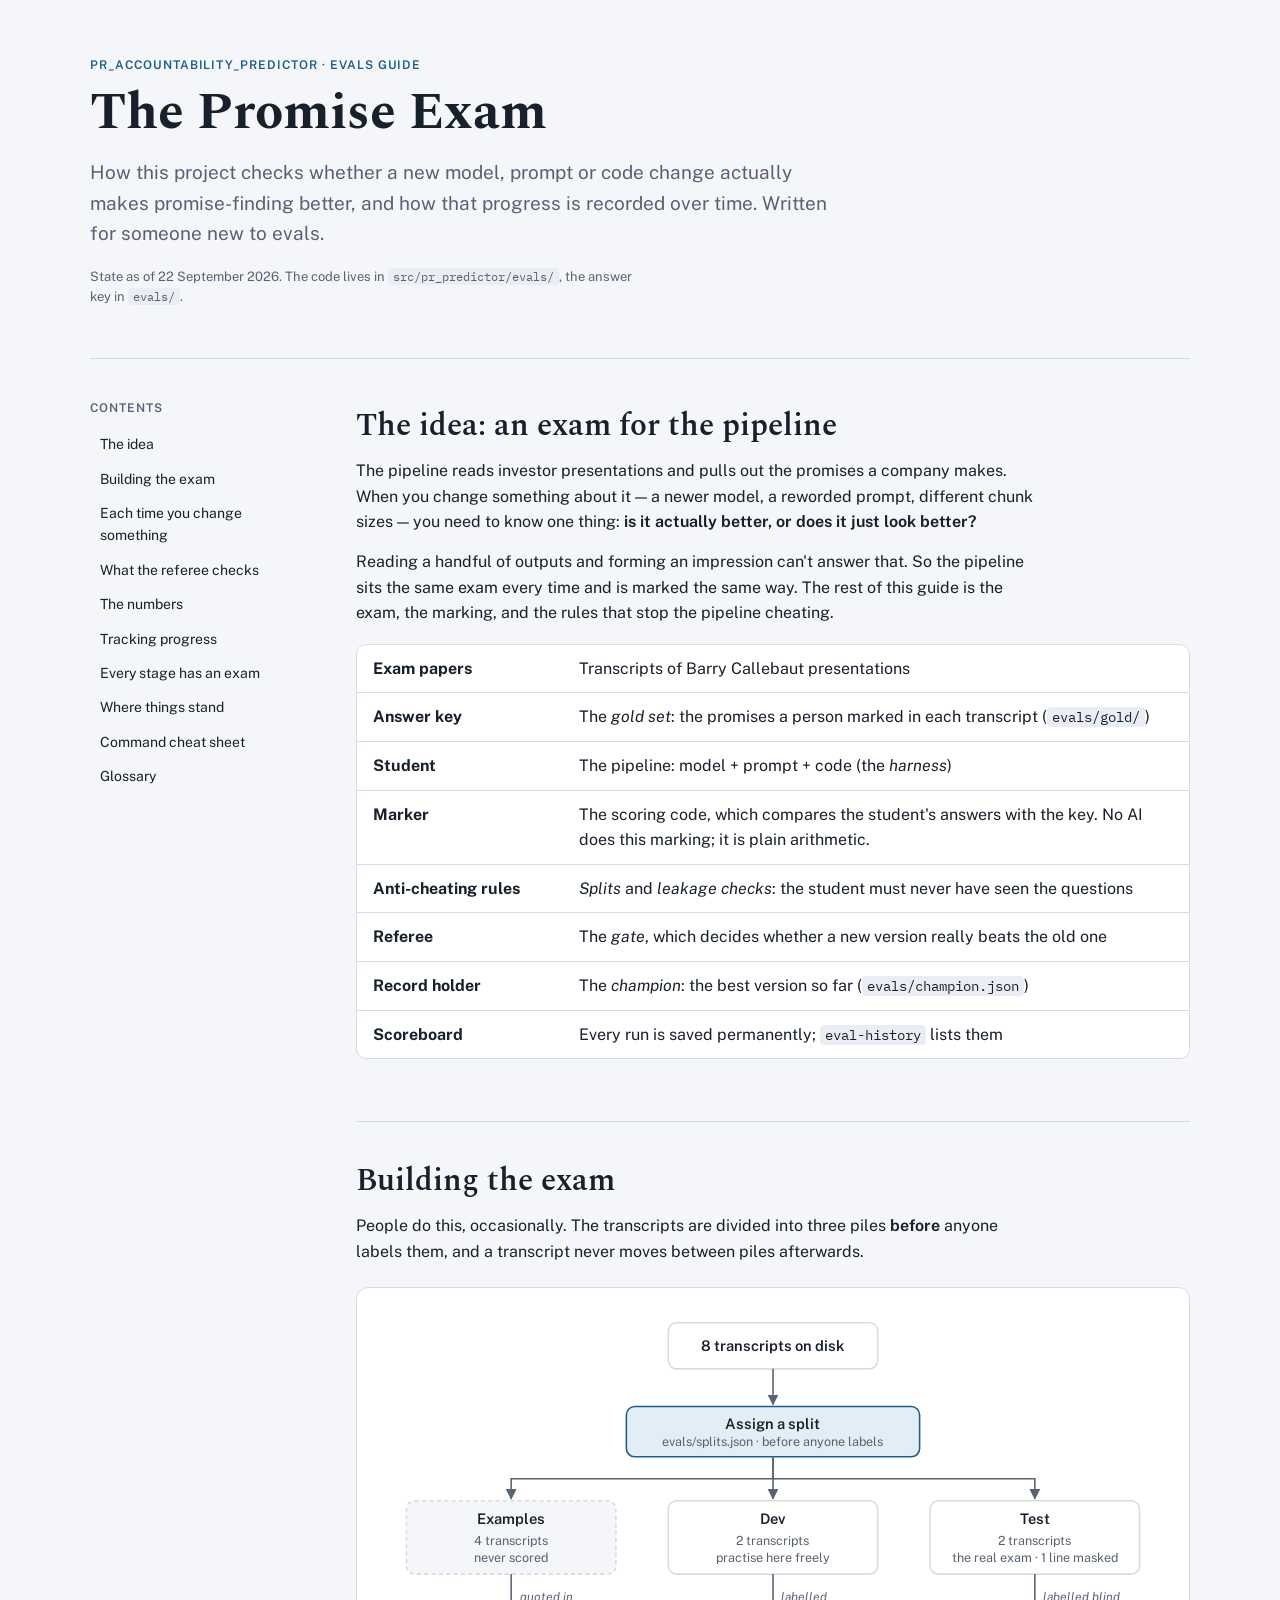
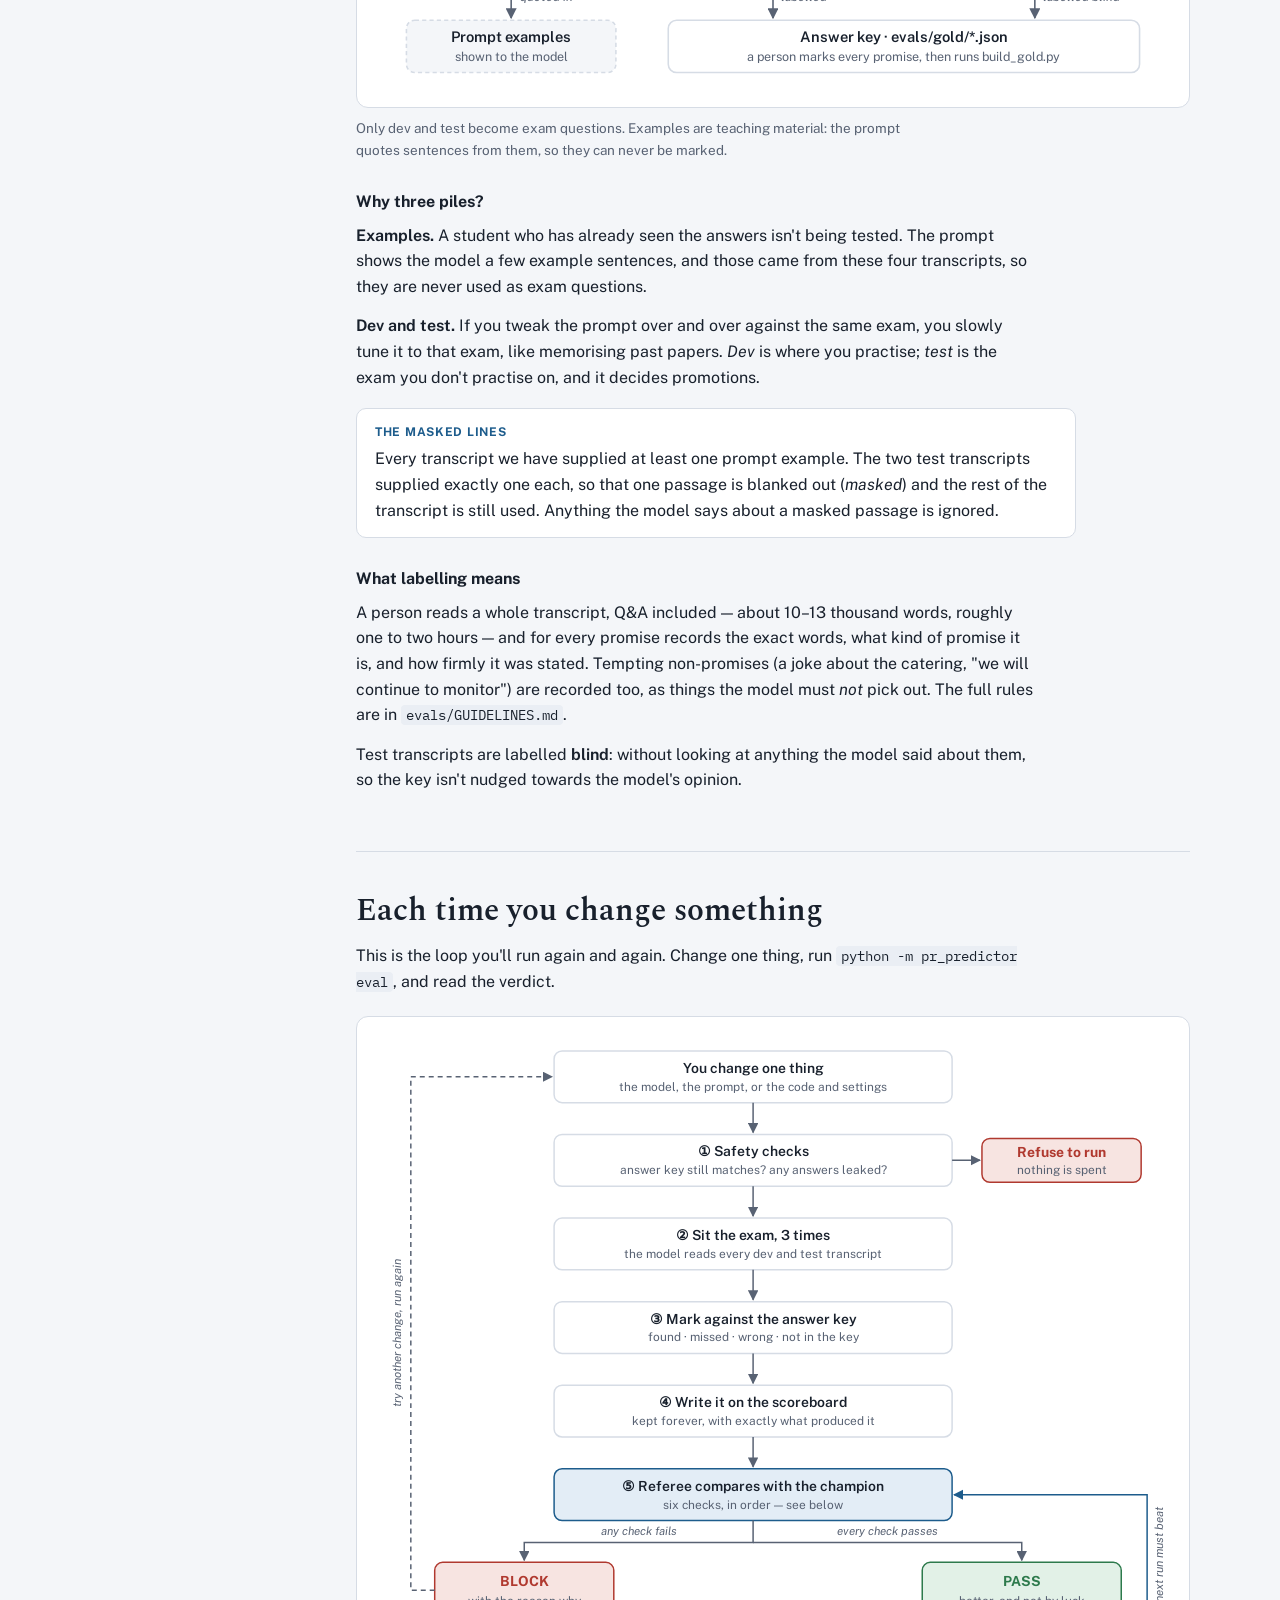
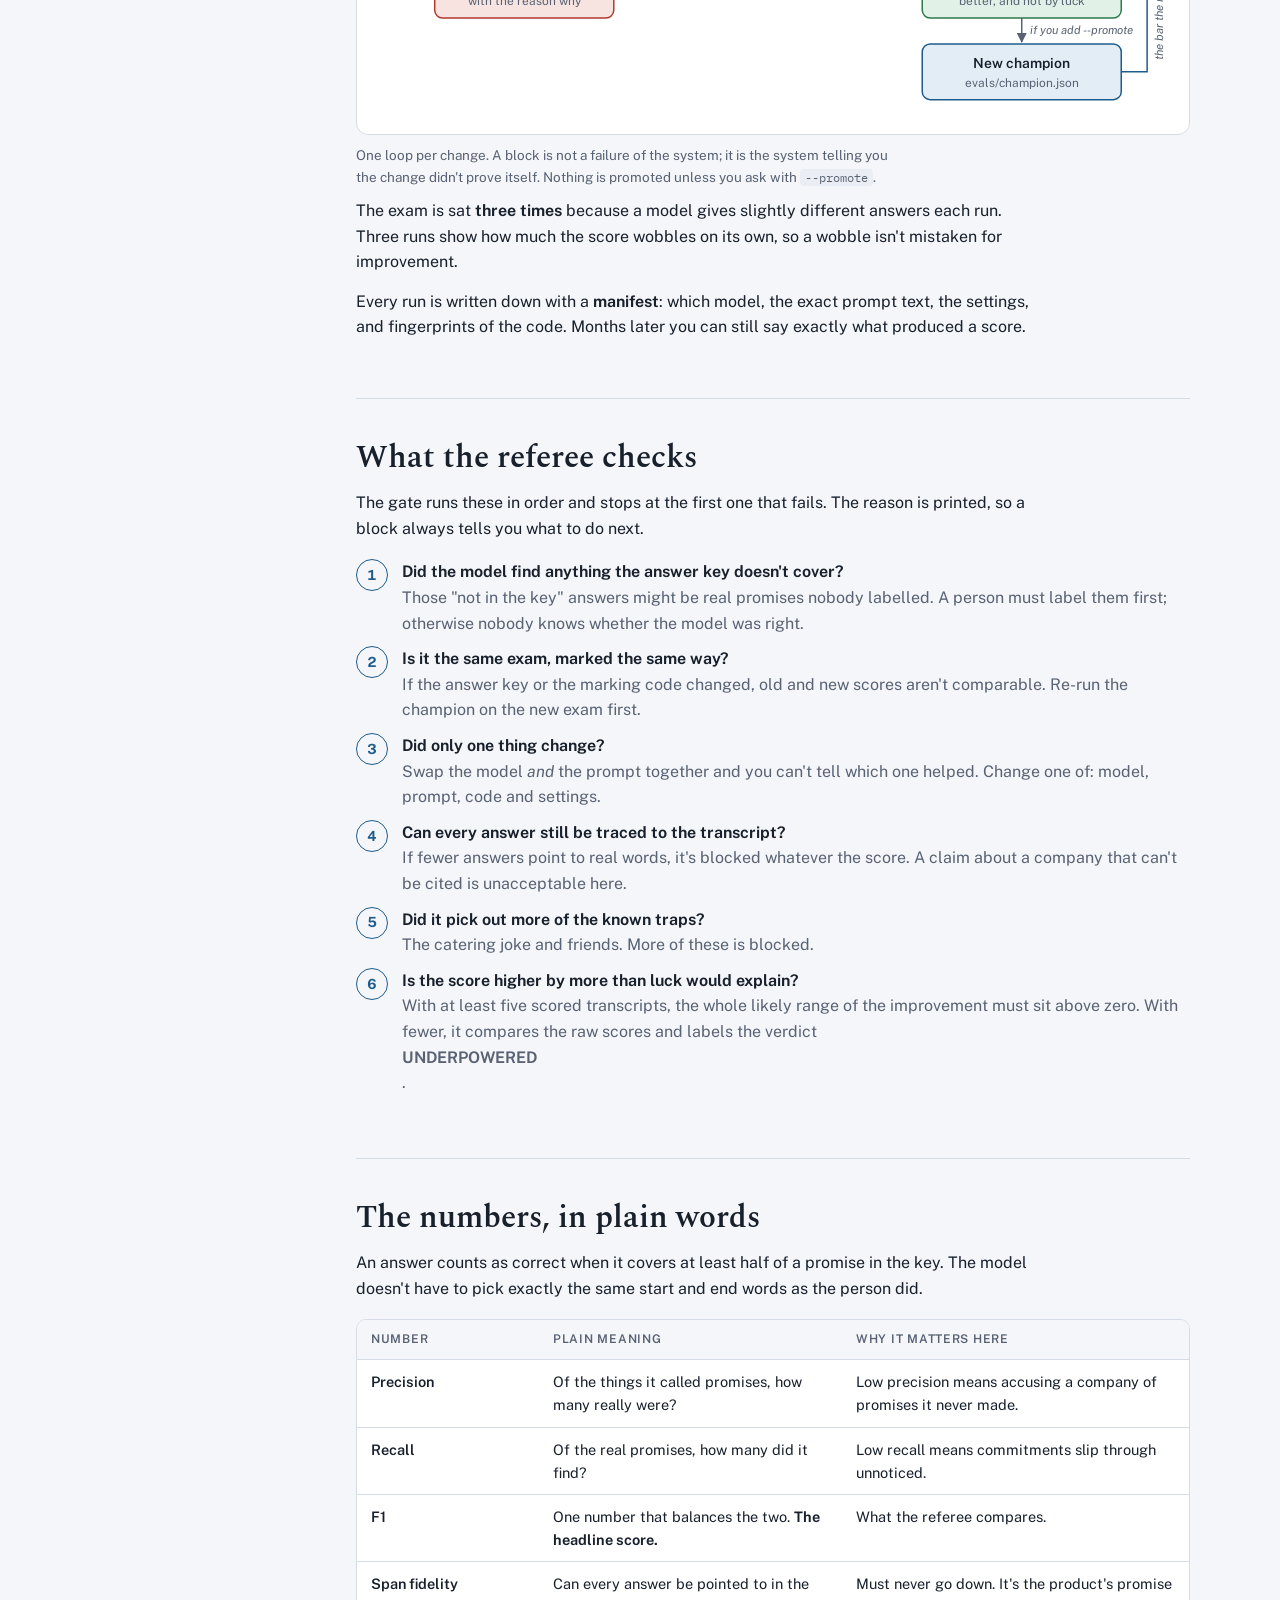
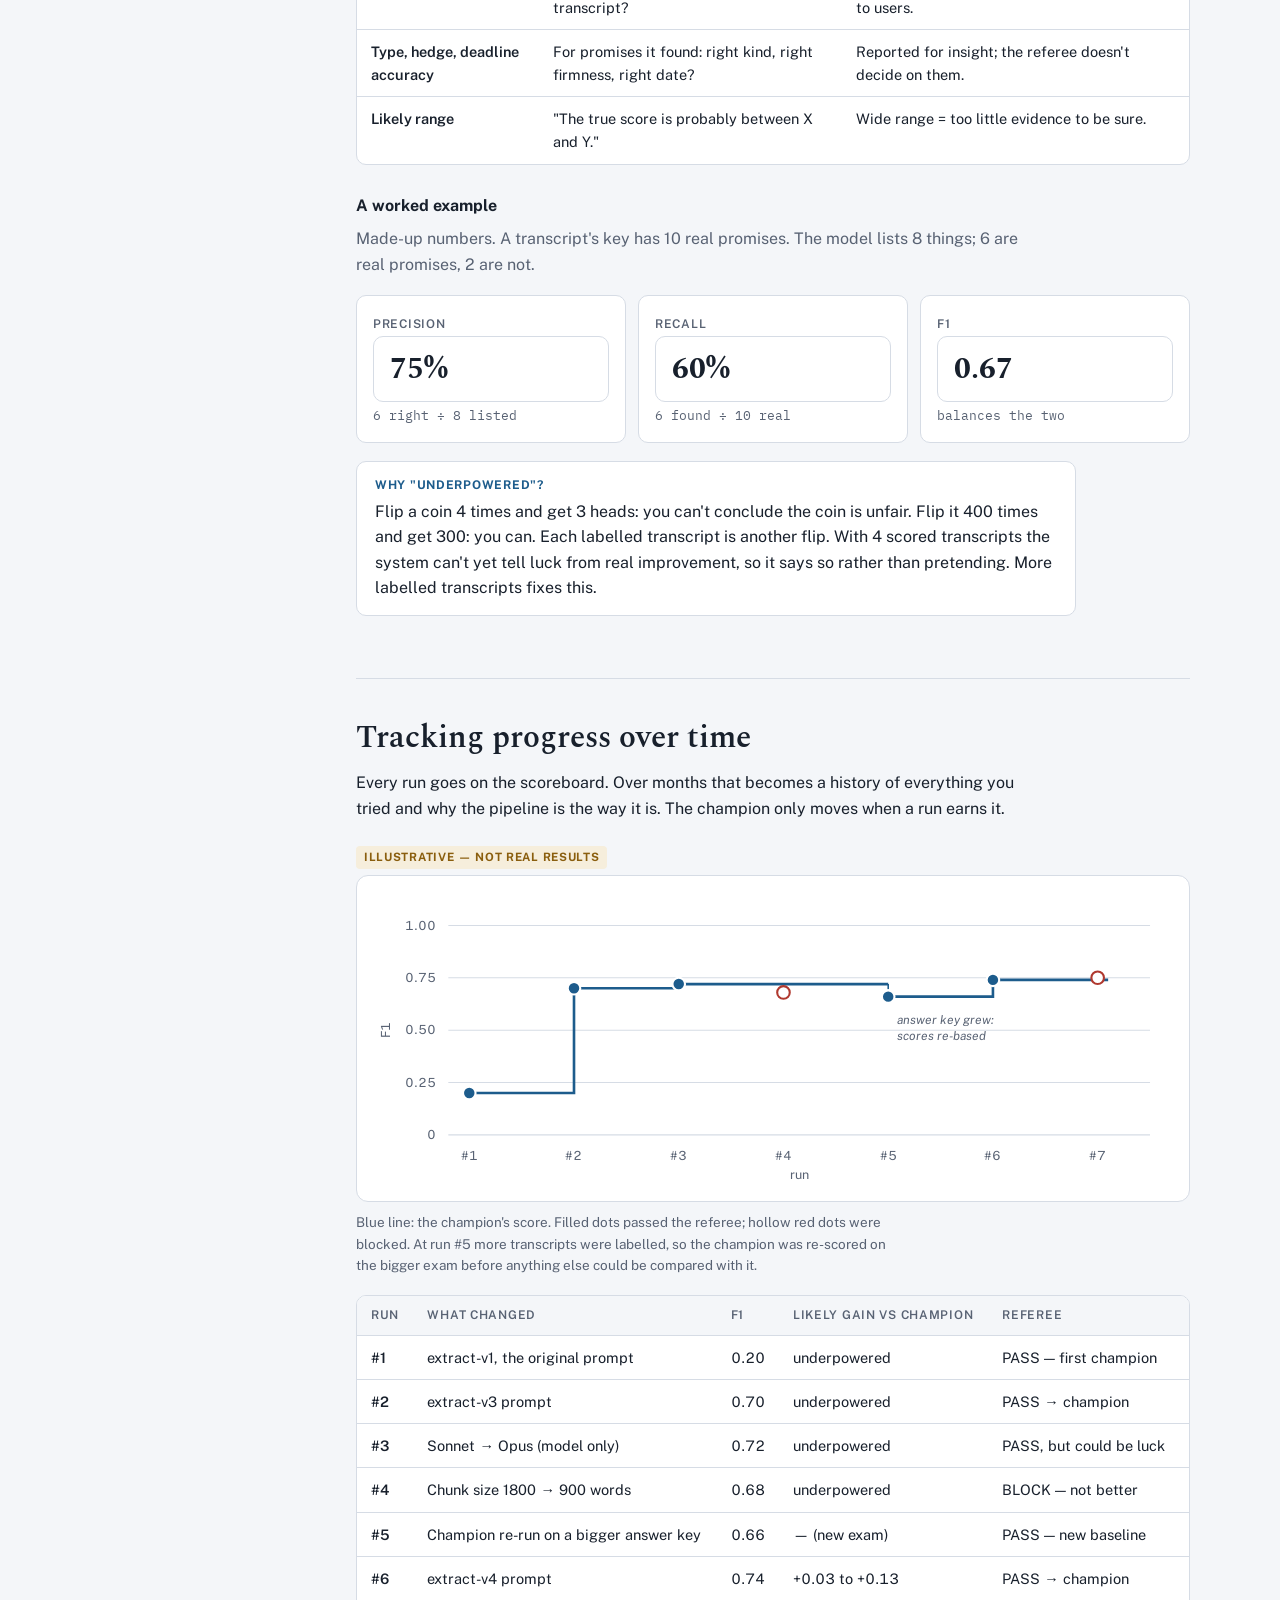
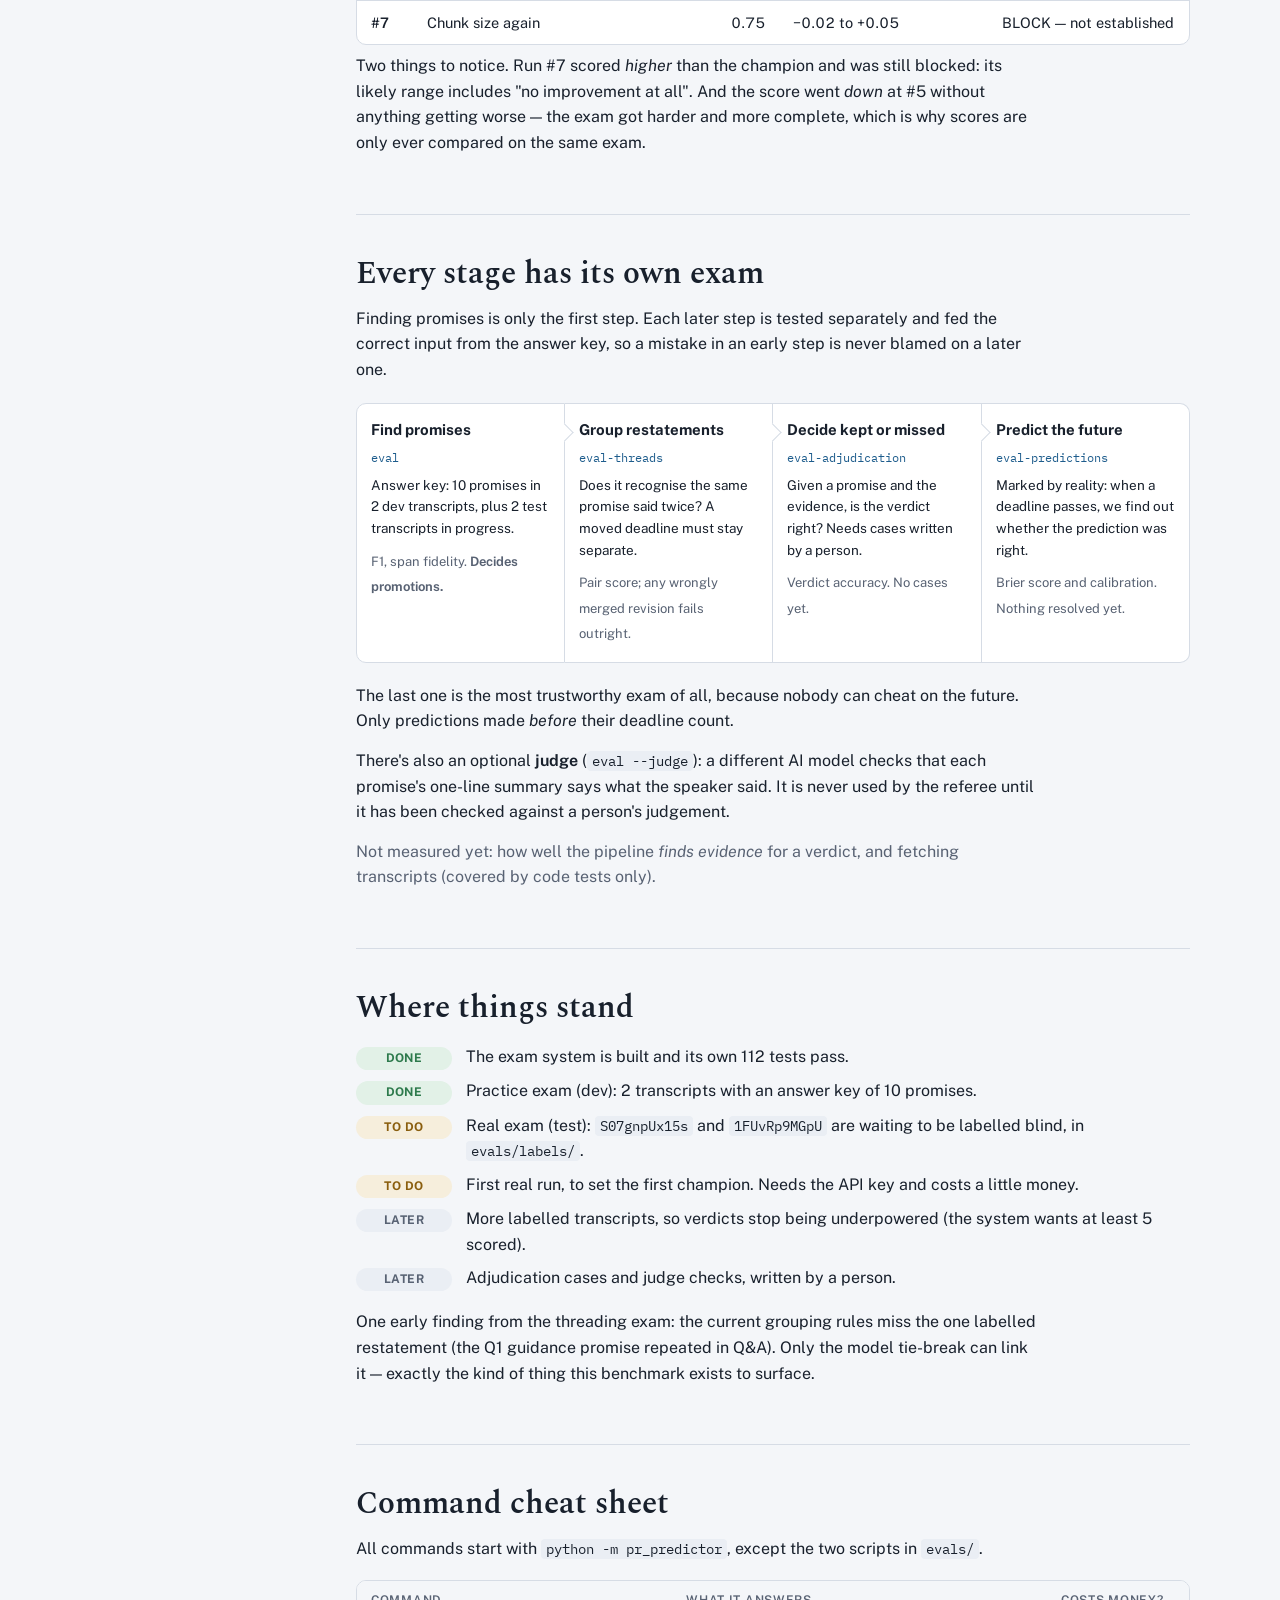
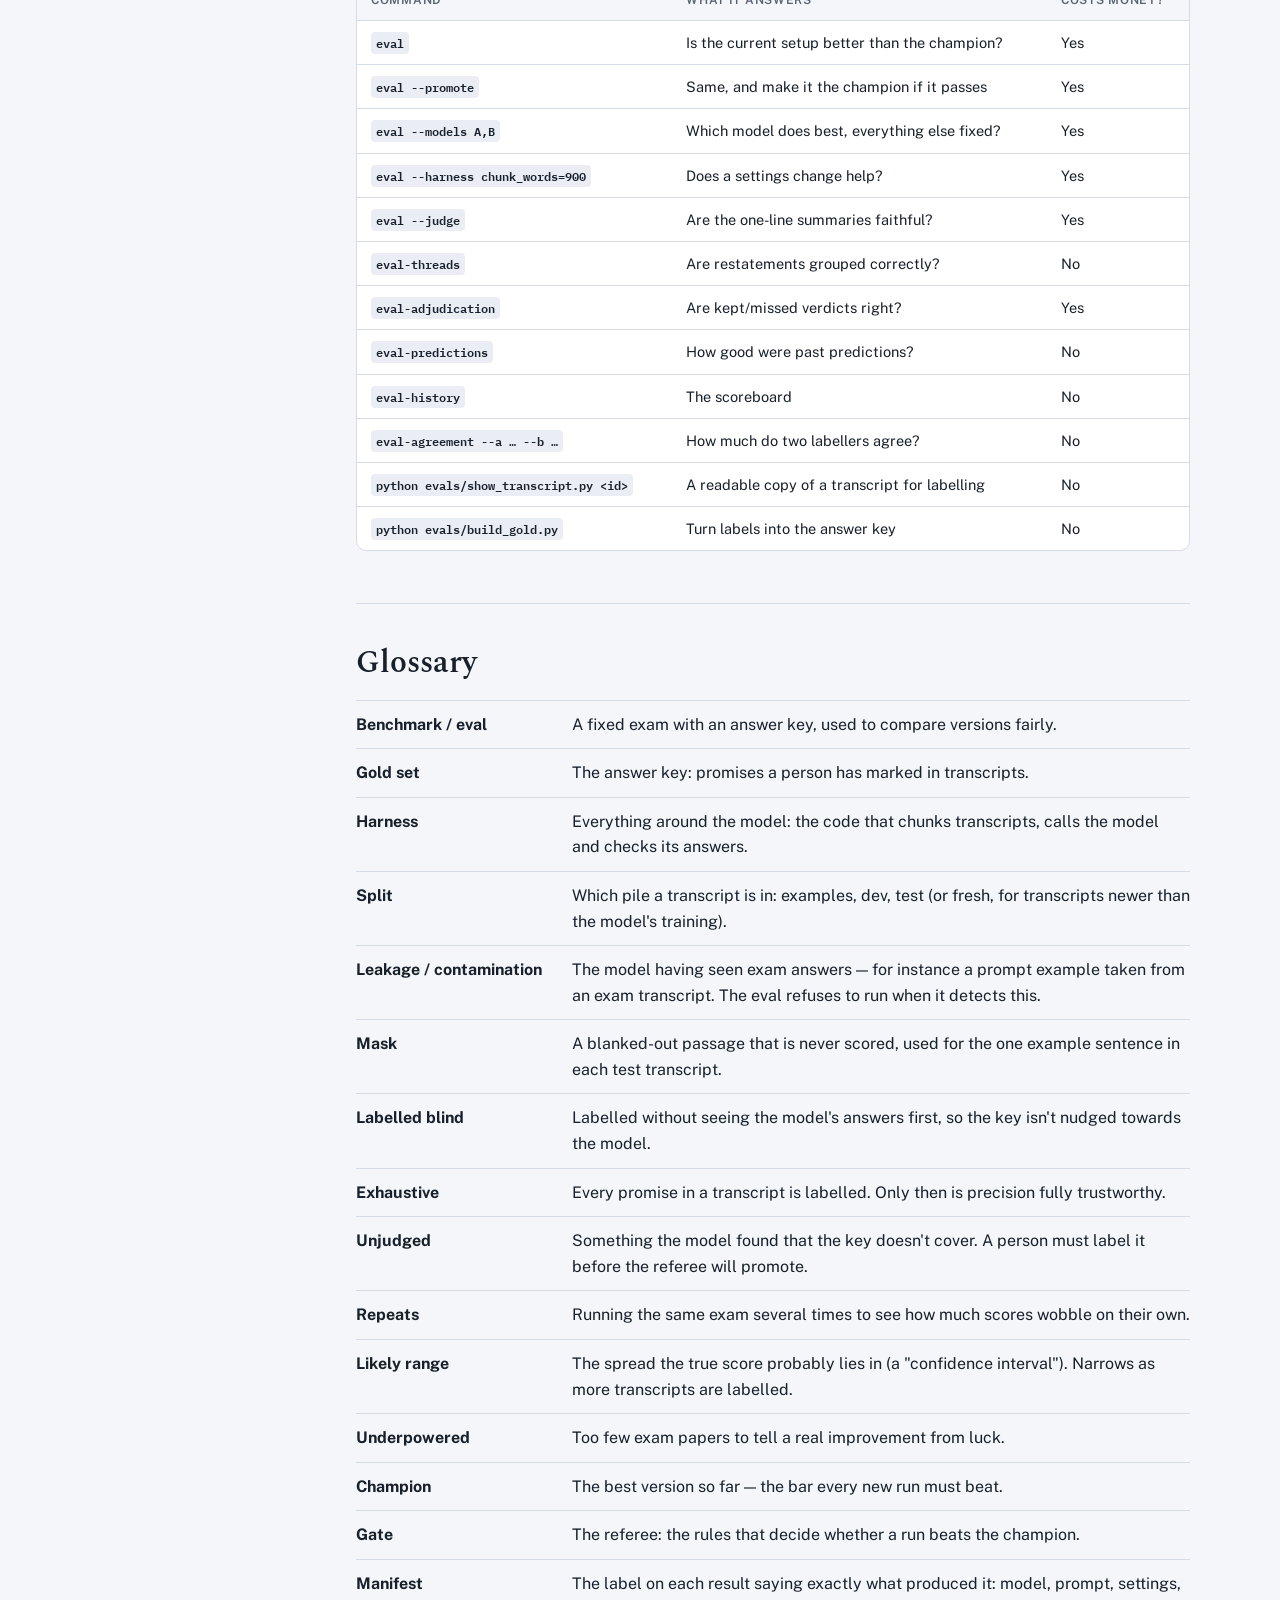
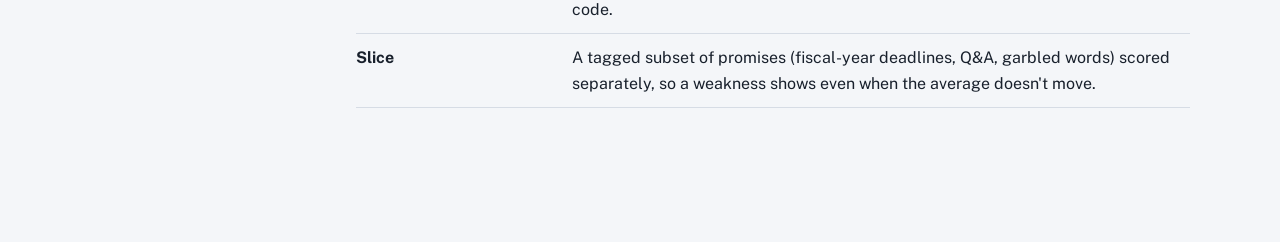
<file: evals/GUIDE.html>
<!doctype html>
<html lang="en">
<head>
<meta charset="utf-8">
<meta name="viewport" content="width=device-width, initial-scale=1, viewport-fit=cover">
<title>The Promise Exam</title>
<link rel="preconnect" href="https://fonts.googleapis.com">
<link rel="preconnect" href="https://fonts.gstatic.com" crossorigin>
<link rel="stylesheet" href="https://fonts.googleapis.com/css2?family=Spectral:wght@500;600;700&family=Public+Sans:ital,wght@0,400;0,500;0,600;0,700;1,400&family=IBM+Plex+Mono:wght@400;500&display=swap">
<style>
  :root {
    --ground: #F4F6F9;
    --paper: #FFFFFF;
    --ink: #18202C;
    --muted: #586273;
    --rule: #D6DCE5;
    --accent: #1D5C8C;
    --accent-soft: #E3EDF6;
    --pass: #2D7A4C;
    --pass-soft: #E2F1E7;
    --block: #B0392F;
    --block-soft: #F7E4E1;
    --warn: #8A5E0E;
    --warn-soft: #F6EEDC;
    --code-bg: #EAEEF4;

    --display: "Spectral", Georgia, "Times New Roman", serif;
    --body: "Public Sans", -apple-system, "Segoe UI", Helvetica, Arial, sans-serif;
    --mono: "IBM Plex Mono", ui-monospace, SFMono-Regular, Menlo, Consolas, monospace;
  }
  @media (prefers-color-scheme: dark) {
    :root:not([data-theme="light"]) {
      --ground: #10141B;
      --paper: #171C25;
      --ink: #E4E8EE;
      --muted: #9AA4B4;
      --rule: #2B3342;
      --accent: #7FB2DE;
      --accent-soft: #1B2A3A;
      --pass: #6CC08E;
      --pass-soft: #16281D;
      --block: #E7867B;
      --block-soft: #33201E;
      --warn: #D9AE5C;
      --warn-soft: #2D2515;
      --code-bg: #1D2330;
    }
  }
  :root[data-theme="dark"] {
    --ground: #10141B;
    --paper: #171C25;
    --ink: #E4E8EE;
    --muted: #9AA4B4;
    --rule: #2B3342;
    --accent: #7FB2DE;
    --accent-soft: #1B2A3A;
    --pass: #6CC08E;
    --pass-soft: #16281D;
    --block: #E7867B;
    --block-soft: #33201E;
    --warn: #D9AE5C;
    --warn-soft: #2D2515;
    --code-bg: #1D2330;
  }

  * { box-sizing: border-box; }
  body {
    background: var(--ground);
    color: var(--ink);
    font-family: var(--body);
    font-size: 16px;
    line-height: 1.6;
    padding-inline: 20px;
    padding-block: 0 64px;
  }
  .wrap {
    max-width: 1100px;
    margin: 0 auto;
    display: grid;
    grid-template-columns: 1fr;
    gap: 40px;
  }
  @media (min-width: 980px) {
    .wrap { grid-template-columns: 210px minmax(0, 1fr); gap: 56px; }
    nav.toc { position: sticky; top: calc(env(safe-area-inset-top, 0px) + 32px); align-self: start; }
  }

  header.masthead {
    max-width: 1100px;
    margin: 0 auto;
    padding-block: 48px 36px;
    border-bottom: 1px solid var(--rule);
    margin-bottom: 40px;
  }
  .eyebrow {
    font-size: 12px;
    font-weight: 600;
    letter-spacing: 0.08em;
    text-transform: uppercase;
    color: var(--accent);
    margin: 0 0 10px;
  }
  h1 {
    font-family: var(--display);
    font-weight: 700;
    font-size: clamp(34px, 6vw, 52px);
    line-height: 1.08;
    margin: 0 0 16px;
    text-wrap: balance;
  }
  .lede {
    font-size: 19px;
    color: var(--muted);
    max-width: 62ch;
    margin: 0;
  }
  .meta { margin-top: 18px; font-size: 13px; color: var(--muted); }
  .meta code { font-size: 12px; }

  nav.toc { font-size: 14px; }
  nav.toc p { margin: 0 0 10px; font-size: 12px; font-weight: 600; letter-spacing: 0.08em; text-transform: uppercase; color: var(--muted); }
  nav.toc ol { list-style: none; margin: 0; padding: 0; display: grid; gap: 2px; }
  nav.toc a {
    display: block;
    padding: 5px 10px;
    border-radius: 6px;
    color: var(--ink);
    text-decoration: none;
  }
  nav.toc a:hover { background: var(--accent-soft); }
  nav.toc a:focus-visible, a:focus-visible { outline: 2px solid var(--accent); outline-offset: 2px; }
  @media (max-width: 979px) {
    nav.toc ol { grid-template-columns: repeat(auto-fill, minmax(170px, 1fr)); }
    nav.toc { border-bottom: 1px solid var(--rule); padding-bottom: 24px; }
  }

  main { min-width: 0; }
  section { padding-block: 8px 44px; scroll-margin-top: 24px; }
  section + section { border-top: 1px solid var(--rule); padding-top: 40px; }
  h2 {
    font-family: var(--display);
    font-weight: 600;
    font-size: clamp(25px, 3.6vw, 31px);
    line-height: 1.2;
    margin: 0 0 14px;
    text-wrap: balance;
  }
  h3 {
    font-size: 16px;
    font-weight: 700;
    margin: 28px 0 8px;
  }
  p, li { max-width: 68ch; }
  p { margin: 0 0 14px; }
  .muted { color: var(--muted); }
  code, kbd {
    font-family: var(--mono);
    font-size: 0.86em;
    background: var(--code-bg);
    padding: 1px 5px;
    border-radius: 4px;
  }
  strong { font-weight: 650; }

  /* Tables */
  .table-scroll { overflow-x: auto; margin: 18px 0 8px; border: 1px solid var(--rule); border-radius: 10px; background: var(--paper); }
  table { border-collapse: collapse; width: 100%; font-size: 14.5px; }
  th, td { text-align: left; padding: 10px 14px; vertical-align: top; border-bottom: 1px solid var(--rule); }
  tr:last-child td { border-bottom: 0; }
  th { font-size: 12px; font-weight: 600; letter-spacing: 0.06em; text-transform: uppercase; color: var(--muted); background: var(--ground); }
  td.num { font-variant-numeric: tabular-nums; white-space: nowrap; }
  td:first-child { font-weight: 600; }

  /* Figures */
  figure { margin: 22px 0 10px; }
  .fig-frame { background: var(--paper); border: 1px solid var(--rule); border-radius: 12px; padding: 18px; overflow-x: auto; }
  .fig-frame svg { display: block; width: 100%; height: auto; min-width: 560px; color: var(--muted); font-family: var(--body); }
  figcaption { font-size: 13.5px; color: var(--muted); margin-top: 10px; max-width: 68ch; }
  svg .box { fill: var(--paper); stroke: var(--rule); stroke-width: 1.5; }
  svg .box-acc { fill: var(--accent-soft); stroke: var(--accent); stroke-width: 1.5; }
  svg .box-pass { fill: var(--pass-soft); stroke: var(--pass); stroke-width: 1.5; }
  svg .box-block { fill: var(--block-soft); stroke: var(--block); stroke-width: 1.5; }
  svg .box-dim { fill: var(--ground); stroke: var(--rule); stroke-width: 1.5; stroke-dasharray: 4 3; }
  svg .t { fill: var(--ink); font-size: 14px; font-weight: 600; }
  svg .s { fill: var(--muted); font-size: 12px; }
  svg .m { fill: var(--ink); font-size: 12.5px; font-family: var(--mono); }
  svg .lbl { fill: var(--muted); font-size: 11.5px; font-style: italic; }
  svg .t-pass { fill: var(--pass); font-size: 14px; font-weight: 700; }
  svg .t-block { fill: var(--block); font-size: 14px; font-weight: 700; }
  svg .flow { fill: none; stroke: currentColor; stroke-width: 1.5; }
  svg .flow-acc { fill: none; stroke: var(--accent); stroke-width: 1.5; }
  svg .flow-dash { fill: none; stroke: currentColor; stroke-width: 1.5; stroke-dasharray: 5 4; }
  svg .grid { stroke: var(--rule); stroke-width: 1; }
  svg .axis { fill: var(--muted); font-size: 12px; font-variant-numeric: tabular-nums; }
  svg .champ { fill: none; stroke: var(--accent); stroke-width: 2.5; }
  svg .dot-pass { fill: var(--accent); stroke: var(--paper); stroke-width: 2; }
  svg .dot-block { fill: var(--paper); stroke: var(--block); stroke-width: 2; }
  svg .arrowhead { fill: currentColor; }
  svg .arrowhead-acc { fill: var(--accent); }

  /* Analogy table-as-list */
  .analogy { display: grid; grid-template-columns: 1fr; border: 1px solid var(--rule); border-radius: 10px; background: var(--paper); margin: 18px 0; }
  .analogy div { display: grid; grid-template-columns: minmax(140px, 190px) 1fr; gap: 16px; padding: 11px 16px; border-bottom: 1px solid var(--rule); }
  .analogy div:last-child { border-bottom: 0; }
  .analogy dt { font-weight: 700; }
  .analogy dd { margin: 0; color: var(--ink); }
  .analogy dd code { white-space: nowrap; }
  @media (max-width: 520px) { .analogy div { grid-template-columns: 1fr; gap: 2px; } }

  /* The referee's checks */
  ol.checks { counter-reset: c; list-style: none; padding: 0; margin: 18px 0; display: grid; gap: 10px; }
  ol.checks li {
    counter-increment: c;
    display: grid;
    grid-template-columns: 34px 1fr;
    gap: 12px;
    align-items: start;
    max-width: none;
  }
  ol.checks li::before {
    content: counter(c);
    display: grid;
    place-items: center;
    width: 30px; height: 30px;
    border-radius: 50%;
    border: 1.5px solid var(--accent);
    color: var(--accent);
    font-weight: 700;
    font-size: 14px;
    font-variant-numeric: tabular-nums;
  }
  ol.checks strong { display: block; }
  ol.checks span { color: var(--muted); }

  /* Callouts */
  .note {
    border: 1px solid var(--rule);
    background: var(--paper);
    border-radius: 10px;
    padding: 14px 18px;
    margin: 18px 0;
    max-width: 72ch;
  }
  .note p:last-child { margin-bottom: 0; }
  .note .tag { font-size: 12px; font-weight: 700; letter-spacing: 0.06em; text-transform: uppercase; color: var(--accent); display: block; margin-bottom: 4px; }

  /* Worked example */
  .worked { display: grid; grid-template-columns: repeat(auto-fit, minmax(170px, 1fr)); gap: 12px; margin: 18px 0; }
  .worked div { background: var(--paper); border: 1px solid var(--rule); border-radius: 10px; padding: 14px 16px; }
  .worked .k { font-size: 12px; font-weight: 600; letter-spacing: 0.06em; text-transform: uppercase; color: var(--muted); }
  .worked .v { font-family: var(--display); font-size: 30px; font-weight: 700; font-variant-numeric: tabular-nums; line-height: 1.2; }
  .worked .f { font-size: 13px; color: var(--muted); font-family: var(--mono); }

  /* Stage flow */
  .stages { display: grid; grid-template-columns: repeat(4, minmax(0, 1fr)); gap: 0; margin: 20px 0; }
  .stage { position: relative; background: var(--paper); border: 1px solid var(--rule); padding: 14px 14px 16px; }
  .stage:first-child { border-radius: 10px 0 0 10px; }
  .stage:last-child { border-radius: 0 10px 10px 0; }
  .stage + .stage { border-left: 0; }
  .stage + .stage::before {
    content: "";
    position: absolute; left: -7px; top: 22px;
    width: 12px; height: 12px;
    background: var(--paper);
    border-top: 1px solid var(--rule);
    border-right: 1px solid var(--rule);
    transform: rotate(45deg);
  }
  .stage h4 { margin: 0 0 6px; font-size: 15px; }
  .stage .cmd { font-family: var(--mono); font-size: 12px; color: var(--accent); display: block; margin-bottom: 8px; }
  .stage p { font-size: 13.5px; margin: 0 0 8px; }
  .stage .metric { font-size: 13px; color: var(--muted); }
  @media (max-width: 760px) {
    .stages { grid-template-columns: 1fr; }
    .stage, .stage:first-child, .stage:last-child { border-radius: 0; }
    .stage:first-child { border-radius: 10px 10px 0 0; }
    .stage:last-child { border-radius: 0 0 10px 10px; }
    .stage + .stage { border-left: 1px solid var(--rule); border-top: 0; }
    .stage + .stage::before { left: 22px; top: -7px; transform: rotate(135deg); }
  }

  /* Status */
  .status { list-style: none; padding: 0; margin: 18px 0; display: grid; gap: 8px; }
  .status li { display: grid; grid-template-columns: 96px 1fr; gap: 14px; align-items: baseline; max-width: none; }
  .chip { display: inline-block; font-size: 12px; font-weight: 700; letter-spacing: 0.04em; padding: 2px 9px; border-radius: 999px; text-align: center; }
  .chip.done { background: var(--pass-soft); color: var(--pass); }
  .chip.wait { background: var(--warn-soft); color: var(--warn); }
  .chip.none { background: var(--code-bg); color: var(--muted); }

  /* Glossary */
  dl.gloss { display: grid; grid-template-columns: 1fr; gap: 0; margin: 18px 0; border-top: 1px solid var(--rule); }
  dl.gloss div { display: grid; grid-template-columns: minmax(150px, 200px) 1fr; gap: 16px; padding: 11px 0; border-bottom: 1px solid var(--rule); }
  dl.gloss dt { font-weight: 700; }
  dl.gloss dd { margin: 0; max-width: 64ch; }
  @media (max-width: 520px) { dl.gloss div { grid-template-columns: 1fr; gap: 2px; } }

  .illustrative { display: inline-block; font-size: 11.5px; font-weight: 700; letter-spacing: 0.06em; text-transform: uppercase; color: var(--warn); background: var(--warn-soft); padding: 2px 8px; border-radius: 4px; margin-bottom: 6px; }

  @media (prefers-reduced-motion: no-preference) { html { scroll-behavior: smooth; } }
</style>
</head>
<body>

<header class="masthead">
  <p class="eyebrow">pr_accountability_predictor · evals guide</p>
  <h1>The Promise Exam</h1>
  <p class="lede">How this project checks whether a new model, prompt or code change actually makes promise-finding better, and how that progress is recorded over time. Written for someone new to evals.</p>
  <p class="meta">State as of 22 September 2026. The code lives in <code>src/pr_predictor/evals/</code>, the answer key in <code>evals/</code>.</p>
</header>

<div class="wrap">
  <nav class="toc" aria-label="Contents">
    <p>Contents</p>
    <ol>
      <li><a href="#idea">The idea</a></li>
      <li><a href="#build">Building the exam</a></li>
      <li><a href="#loop">Each time you change something</a></li>
      <li><a href="#referee">What the referee checks</a></li>
      <li><a href="#numbers">The numbers</a></li>
      <li><a href="#progress">Tracking progress</a></li>
      <li><a href="#stages">Every stage has an exam</a></li>
      <li><a href="#today">Where things stand</a></li>
      <li><a href="#commands">Command cheat sheet</a></li>
      <li><a href="#glossary">Glossary</a></li>
    </ol>
  </nav>

  <main>
    <section id="idea">
      <h2>The idea: an exam for the pipeline</h2>
      <p>The pipeline reads investor presentations and pulls out the promises a company makes. When you change something about it — a newer model, a reworded prompt, different chunk sizes — you need to know one thing: <strong>is it actually better, or does it just look better?</strong></p>
      <p>Reading a handful of outputs and forming an impression can't answer that. So the pipeline sits the same exam every time and is marked the same way. The rest of this guide is the exam, the marking, and the rules that stop the pipeline cheating.</p>

      <dl class="analogy">
        <div><dt>Exam papers</dt><dd>Transcripts of Barry Callebaut presentations</dd></div>
        <div><dt>Answer key</dt><dd>The <em>gold set</em>: the promises a person marked in each transcript (<code>evals/gold/</code>)</dd></div>
        <div><dt>Student</dt><dd>The pipeline: model + prompt + code (the <em>harness</em>)</dd></div>
        <div><dt>Marker</dt><dd>The scoring code, which compares the student's answers with the key. No AI does this marking; it is plain arithmetic.</dd></div>
        <div><dt>Anti-cheating rules</dt><dd><em>Splits</em> and <em>leakage checks</em>: the student must never have seen the questions</dd></div>
        <div><dt>Referee</dt><dd>The <em>gate</em>, which decides whether a new version really beats the old one</dd></div>
        <div><dt>Record holder</dt><dd>The <em>champion</em>: the best version so far (<code>evals/champion.json</code>)</dd></div>
        <div><dt>Scoreboard</dt><dd>Every run is saved permanently; <code>eval-history</code> lists them</dd></div>
      </dl>
    </section>

    <section id="build">
      <h2>Building the exam</h2>
      <p>People do this, occasionally. The transcripts are divided into three piles <strong>before</strong> anyone labels them, and a transcript never moves between piles afterwards.</p>

      <figure>
        <div class="fig-frame">
          <svg viewBox="0 0 760 366" role="img" aria-label="Eight transcripts are assigned to three splits before labelling: four examples that feed the prompt and are never scored, two dev transcripts for practice, and two test transcripts for the real exam. Dev and test are labelled by a person to produce the answer key.">
            <defs>
              <marker id="a1" viewBox="0 0 10 10" refX="9" refY="5" markerWidth="7" markerHeight="7" orient="auto-start-reverse">
                <path d="M0 0 L10 5 L0 10 z" class="arrowhead"/>
              </marker>
            </defs>
            <rect class="box" x="280" y="16" width="200" height="44" rx="8"/>
            <text class="t" x="380" y="43" text-anchor="middle">8 transcripts on disk</text>

            <path class="flow" d="M380 60 V94" marker-end="url(#a1)"/>
            <rect class="box-acc" x="240" y="96" width="280" height="48" rx="8"/>
            <text class="t" x="380" y="117" text-anchor="middle">Assign a split</text>
            <text class="s" x="380" y="134" text-anchor="middle">evals/splits.json · before anyone labels</text>

            <path class="flow" d="M380 144 V165 H130 V184" marker-end="url(#a1)"/>
            <path class="flow" d="M380 144 V184" marker-end="url(#a1)"/>
            <path class="flow" d="M380 165 H630 V184" marker-end="url(#a1)"/>

            <rect class="box-dim" x="30" y="186" width="200" height="70" rx="8"/>
            <text class="t" x="130" y="208" text-anchor="middle">Examples</text>
            <text class="s" x="130" y="228" text-anchor="middle">4 transcripts</text>
            <text class="s" x="130" y="244" text-anchor="middle">never scored</text>

            <rect class="box" x="280" y="186" width="200" height="70" rx="8"/>
            <text class="t" x="380" y="208" text-anchor="middle">Dev</text>
            <text class="s" x="380" y="228" text-anchor="middle">2 transcripts</text>
            <text class="s" x="380" y="244" text-anchor="middle">practise here freely</text>

            <rect class="box" x="530" y="186" width="200" height="70" rx="8"/>
            <text class="t" x="630" y="208" text-anchor="middle">Test</text>
            <text class="s" x="630" y="228" text-anchor="middle">2 transcripts</text>
            <text class="s" x="630" y="244" text-anchor="middle">the real exam · 1 line masked</text>

            <path class="flow" d="M130 256 V298" marker-end="url(#a1)"/>
            <text class="lbl" x="138" y="282">quoted in</text>
            <path class="flow" d="M380 256 V298" marker-end="url(#a1)"/>
            <text class="lbl" x="388" y="282">labelled</text>
            <path class="flow" d="M630 256 V298" marker-end="url(#a1)"/>
            <text class="lbl" x="638" y="282">labelled blind</text>

            <rect class="box-dim" x="30" y="300" width="200" height="50" rx="8"/>
            <text class="t" x="130" y="321" text-anchor="middle">Prompt examples</text>
            <text class="s" x="130" y="339" text-anchor="middle">shown to the model</text>

            <rect class="box" x="280" y="300" width="450" height="50" rx="8"/>
            <text class="t" x="505" y="321" text-anchor="middle">Answer key · evals/gold/*.json</text>
            <text class="s" x="505" y="339" text-anchor="middle">a person marks every promise, then runs build_gold.py</text>
          </svg>
        </div>
        <figcaption>Only dev and test become exam questions. Examples are teaching material: the prompt quotes sentences from them, so they can never be marked.</figcaption>
      </figure>

      <h3>Why three piles?</h3>
      <p><strong>Examples.</strong> A student who has already seen the answers isn't being tested. The prompt shows the model a few example sentences, and those came from these four transcripts, so they are never used as exam questions.</p>
      <p><strong>Dev and test.</strong> If you tweak the prompt over and over against the same exam, you slowly tune it to that exam, like memorising past papers. <em>Dev</em> is where you practise; <em>test</em> is the exam you don't practise on, and it decides promotions.</p>
      <div class="note">
        <span class="tag">The masked lines</span>
        <p>Every transcript we have supplied at least one prompt example. The two test transcripts supplied exactly one each, so that one passage is blanked out (<em>masked</em>) and the rest of the transcript is still used. Anything the model says about a masked passage is ignored.</p>
      </div>

      <h3>What labelling means</h3>
      <p>A person reads a whole transcript, Q&amp;A included — about 10–13 thousand words, roughly one to two hours — and for every promise records the exact words, what kind of promise it is, and how firmly it was stated. Tempting non-promises (a joke about the catering, "we will continue to monitor") are recorded too, as things the model must <em>not</em> pick out. The full rules are in <code>evals/GUIDELINES.md</code>.</p>
      <p>Test transcripts are labelled <strong>blind</strong>: without looking at anything the model said about them, so the key isn't nudged towards the model's opinion.</p>
    </section>

    <section id="loop">
      <h2>Each time you change something</h2>
      <p>This is the loop you'll run again and again. Change one thing, run <code>python -m pr_predictor eval</code>, and read the verdict.</p>

      <figure>
        <div class="fig-frame">
          <svg viewBox="0 0 800 684" role="img" aria-label="The evaluation loop. You change one thing; safety checks run and refuse if they fail; the model sits the exam three times; answers are marked against the key and recorded; the referee compares against the champion. A blocked run sends you back to make another change. A passing run can be promoted to champion, which becomes the bar the next run must beat.">
            <defs>
              <marker id="a2" viewBox="0 0 10 10" refX="9" refY="5" markerWidth="7" markerHeight="7" orient="auto-start-reverse">
                <path d="M0 0 L10 5 L0 10 z" class="arrowhead"/>
              </marker>
              <marker id="a2acc" viewBox="0 0 10 10" refX="9" refY="5" markerWidth="7" markerHeight="7" orient="auto-start-reverse">
                <path d="M0 0 L10 5 L0 10 z" class="arrowhead-acc"/>
              </marker>
            </defs>

            <rect class="box" x="180" y="16" width="400" height="52" rx="8"/>
            <text class="t" x="380" y="38" text-anchor="middle">You change one thing</text>
            <text class="s" x="380" y="56" text-anchor="middle">the model, the prompt, or the code and settings</text>

            <path class="flow" d="M380 68 V98" marker-end="url(#a2)"/>
            <rect class="box" x="180" y="100" width="400" height="52" rx="8"/>
            <text class="t" x="380" y="122" text-anchor="middle">① Safety checks</text>
            <text class="s" x="380" y="140" text-anchor="middle">answer key still matches? any answers leaked?</text>

            <path class="flow" d="M580 126 H608" marker-end="url(#a2)"/>
            <rect class="box-block" x="610" y="104" width="160" height="44" rx="8"/>
            <text class="t-block" x="690" y="123" text-anchor="middle">Refuse to run</text>
            <text class="s" x="690" y="140" text-anchor="middle">nothing is spent</text>

            <path class="flow" d="M380 152 V182" marker-end="url(#a2)"/>
            <rect class="box" x="180" y="184" width="400" height="52" rx="8"/>
            <text class="t" x="380" y="206" text-anchor="middle">② Sit the exam, 3 times</text>
            <text class="s" x="380" y="224" text-anchor="middle">the model reads every dev and test transcript</text>

            <path class="flow" d="M380 236 V266" marker-end="url(#a2)"/>
            <rect class="box" x="180" y="268" width="400" height="52" rx="8"/>
            <text class="t" x="380" y="290" text-anchor="middle">③ Mark against the answer key</text>
            <text class="s" x="380" y="308" text-anchor="middle">found · missed · wrong · not in the key</text>

            <path class="flow" d="M380 320 V350" marker-end="url(#a2)"/>
            <rect class="box" x="180" y="352" width="400" height="52" rx="8"/>
            <text class="t" x="380" y="374" text-anchor="middle">④ Write it on the scoreboard</text>
            <text class="s" x="380" y="392" text-anchor="middle">kept forever, with exactly what produced it</text>

            <path class="flow" d="M380 404 V434" marker-end="url(#a2)"/>
            <rect class="box-acc" x="180" y="436" width="400" height="52" rx="8"/>
            <text class="t" x="380" y="458" text-anchor="middle">⑤ Referee compares with the champion</text>
            <text class="s" x="380" y="476" text-anchor="middle">six checks, in order — see below</text>

            <path class="flow" d="M380 488 V510 H150 V528" marker-end="url(#a2)"/>
            <path class="flow" d="M380 510 H650 V528" marker-end="url(#a2)"/>
            <text class="lbl" x="265" y="503" text-anchor="middle">any check fails</text>
            <text class="lbl" x="515" y="503" text-anchor="middle">every check passes</text>

            <rect class="box-block" x="60" y="530" width="180" height="56" rx="8"/>
            <text class="t-block" x="150" y="554" text-anchor="middle">BLOCK</text>
            <text class="s" x="150" y="573" text-anchor="middle">with the reason why</text>

            <rect class="box-pass" x="550" y="530" width="200" height="56" rx="8"/>
            <text class="t-pass" x="650" y="554" text-anchor="middle">PASS</text>
            <text class="s" x="650" y="573" text-anchor="middle">better, and not by luck</text>

            <path class="flow" d="M650 586 V610" marker-end="url(#a2)"/>
            <text class="lbl" x="658" y="602">if you add --promote</text>
            <rect class="box-acc" x="550" y="612" width="200" height="56" rx="8"/>
            <text class="t" x="650" y="636" text-anchor="middle">New champion</text>
            <text class="s" x="650" y="655" text-anchor="middle">evals/champion.json</text>

            <path class="flow-acc" d="M750 640 H776 V462 H582" marker-end="url(#a2acc)"/>
            <text class="lbl" transform="translate(792 551) rotate(-90)" text-anchor="middle">the bar the next run must beat</text>

            <path class="flow-dash" d="M60 558 H36 V42 H178" marker-end="url(#a2)"/>
            <text class="lbl" transform="translate(26 300) rotate(-90)" text-anchor="middle">try another change, run again</text>
          </svg>
        </div>
        <figcaption>One loop per change. A block is not a failure of the system; it is the system telling you the change didn't prove itself. Nothing is promoted unless you ask with <code>--promote</code>.</figcaption>
      </figure>

      <p>The exam is sat <strong>three times</strong> because a model gives slightly different answers each run. Three runs show how much the score wobbles on its own, so a wobble isn't mistaken for improvement.</p>
      <p>Every run is written down with a <strong>manifest</strong>: which model, the exact prompt text, the settings, and fingerprints of the code. Months later you can still say exactly what produced a score.</p>
    </section>

    <section id="referee">
      <h2>What the referee checks</h2>
      <p>The gate runs these in order and stops at the first one that fails. The reason is printed, so a block always tells you what to do next.</p>
      <ol class="checks">
        <li><div><strong>Did the model find anything the answer key doesn't cover?</strong><span>Those "not in the key" answers might be real promises nobody labelled. A person must label them first; otherwise nobody knows whether the model was right.</span></div></li>
        <li><div><strong>Is it the same exam, marked the same way?</strong><span>If the answer key or the marking code changed, old and new scores aren't comparable. Re-run the champion on the new exam first.</span></div></li>
        <li><div><strong>Did only one thing change?</strong><span>Swap the model <em>and</em> the prompt together and you can't tell which one helped. Change one of: model, prompt, code and settings.</span></div></li>
        <li><div><strong>Can every answer still be traced to the transcript?</strong><span>If fewer answers point to real words, it's blocked whatever the score. A claim about a company that can't be cited is unacceptable here.</span></div></li>
        <li><div><strong>Did it pick out more of the known traps?</strong><span>The catering joke and friends. More of these is blocked.</span></div></li>
        <li><div><strong>Is the score higher by more than luck would explain?</strong><span>With at least five scored transcripts, the whole likely range of the improvement must sit above zero. With fewer, it compares the raw scores and labels the verdict <strong>UNDERPOWERED</strong>.</span></div></li>
      </ol>
    </section>

    <section id="numbers">
      <h2>The numbers, in plain words</h2>
      <p>An answer counts as correct when it covers at least half of a promise in the key. The model doesn't have to pick exactly the same start and end words as the person did.</p>

      <div class="table-scroll">
        <table>
          <thead><tr><th>Number</th><th>Plain meaning</th><th>Why it matters here</th></tr></thead>
          <tbody>
            <tr><td>Precision</td><td>Of the things it called promises, how many really were?</td><td>Low precision means accusing a company of promises it never made.</td></tr>
            <tr><td>Recall</td><td>Of the real promises, how many did it find?</td><td>Low recall means commitments slip through unnoticed.</td></tr>
            <tr><td>F1</td><td>One number that balances the two. <strong>The headline score.</strong></td><td>What the referee compares.</td></tr>
            <tr><td>Span fidelity</td><td>Can every answer be pointed to in the transcript?</td><td>Must never go down. It's the product's promise to users.</td></tr>
            <tr><td>Type, hedge, deadline accuracy</td><td>For promises it found: right kind, right firmness, right date?</td><td>Reported for insight; the referee doesn't decide on them.</td></tr>
            <tr><td>Likely range</td><td>"The true score is probably between X and Y."</td><td>Wide range = too little evidence to be sure.</td></tr>
          </tbody>
        </table>
      </div>

      <h3>A worked example</h3>
      <p class="muted">Made-up numbers. A transcript's key has 10 real promises. The model lists 8 things; 6 are real promises, 2 are not.</p>
      <div class="worked">
        <div><span class="k">Precision</span><div class="v">75%</div><span class="f">6 right ÷ 8 listed</span></div>
        <div><span class="k">Recall</span><div class="v">60%</div><span class="f">6 found ÷ 10 real</span></div>
        <div><span class="k">F1</span><div class="v">0.67</div><span class="f">balances the two</span></div>
      </div>

      <div class="note">
        <span class="tag">Why "UNDERPOWERED"?</span>
        <p>Flip a coin 4 times and get 3 heads: you can't conclude the coin is unfair. Flip it 400 times and get 300: you can. Each labelled transcript is another flip. With 4 scored transcripts the system can't yet tell luck from real improvement, so it says so rather than pretending. More labelled transcripts fixes this.</p>
      </div>
    </section>

    <section id="progress">
      <h2>Tracking progress over time</h2>
      <p>Every run goes on the scoreboard. Over months that becomes a history of everything you tried and why the pipeline is the way it is. The champion only moves when a run earns it.</p>

      <figure>
        <span class="illustrative">Illustrative — not real results</span>
        <div class="fig-frame">
          <svg viewBox="0 0 760 276" role="img" aria-label="Illustrative chart of F1 score across seven runs. Filled dots passed and became champion; hollow dots were blocked. The champion line steps up only on passing runs, and resets downward once when the answer key grew and scores were re-based.">
            <line class="grid" x1="70" y1="30" x2="740" y2="30"/>
            <line class="grid" x1="70" y1="80" x2="740" y2="80"/>
            <line class="grid" x1="70" y1="130" x2="740" y2="130"/>
            <line class="grid" x1="70" y1="180" x2="740" y2="180"/>
            <line class="grid" x1="70" y1="230" x2="740" y2="230"/>
            <text class="axis" x="58" y="34" text-anchor="end">1.00</text>
            <text class="axis" x="58" y="84" text-anchor="end">0.75</text>
            <text class="axis" x="58" y="134" text-anchor="end">0.50</text>
            <text class="axis" x="58" y="184" text-anchor="end">0.25</text>
            <text class="axis" x="58" y="234" text-anchor="end">0</text>
            <text class="axis" x="14" y="130" transform="rotate(-90 14 130)" text-anchor="middle">F1</text>

            <path class="champ" d="M90 190 H190 V90 H290 V86 H490"/>
            <path class="flow-dash" style="color: var(--accent)" d="M490 86 V98"/>
            <path class="champ" d="M490 98 H590 V82 H700"/>

            <circle class="dot-pass" cx="90" cy="190" r="6"/>
            <circle class="dot-pass" cx="190" cy="90" r="6"/>
            <circle class="dot-pass" cx="290" cy="86" r="6"/>
            <circle class="dot-block" cx="390" cy="94" r="6"/>
            <circle class="dot-pass" cx="490" cy="98" r="6"/>
            <circle class="dot-pass" cx="590" cy="82" r="6"/>
            <circle class="dot-block" cx="690" cy="80" r="6"/>

            <text class="lbl" x="498" y="124">answer key grew:</text>
            <text class="lbl" x="498" y="139">scores re-based</text>

            <text class="axis" x="90" y="254" text-anchor="middle">#1</text>
            <text class="axis" x="190" y="254" text-anchor="middle">#2</text>
            <text class="axis" x="290" y="254" text-anchor="middle">#3</text>
            <text class="axis" x="390" y="254" text-anchor="middle">#4</text>
            <text class="axis" x="490" y="254" text-anchor="middle">#5</text>
            <text class="axis" x="590" y="254" text-anchor="middle">#6</text>
            <text class="axis" x="690" y="254" text-anchor="middle">#7</text>
            <text class="axis" x="405" y="272" text-anchor="middle">run</text>
          </svg>
        </div>
        <figcaption>Blue line: the champion's score. Filled dots passed the referee; hollow red dots were blocked. At run #5 more transcripts were labelled, so the champion was re-scored on the bigger exam before anything else could be compared with it.</figcaption>
      </figure>

      <div class="table-scroll">
        <table>
          <thead><tr><th>Run</th><th>What changed</th><th>F1</th><th>Likely gain vs champion</th><th>Referee</th></tr></thead>
          <tbody>
            <tr><td>#1</td><td>extract-v1, the original prompt</td><td class="num">0.20</td><td>underpowered</td><td>PASS — first champion</td></tr>
            <tr><td>#2</td><td>extract-v3 prompt</td><td class="num">0.70</td><td>underpowered</td><td>PASS → champion</td></tr>
            <tr><td>#3</td><td>Sonnet → Opus (model only)</td><td class="num">0.72</td><td>underpowered</td><td>PASS, but could be luck</td></tr>
            <tr><td>#4</td><td>Chunk size 1800 → 900 words</td><td class="num">0.68</td><td>underpowered</td><td>BLOCK — not better</td></tr>
            <tr><td>#5</td><td>Champion re-run on a bigger answer key</td><td class="num">0.66</td><td>— (new exam)</td><td>PASS — new baseline</td></tr>
            <tr><td>#6</td><td>extract-v4 prompt</td><td class="num">0.74</td><td class="num">+0.03 to +0.13</td><td>PASS → champion</td></tr>
            <tr><td>#7</td><td>Chunk size again</td><td class="num">0.75</td><td class="num">−0.02 to +0.05</td><td>BLOCK — not established</td></tr>
          </tbody>
        </table>
      </div>
      <p>Two things to notice. Run #7 scored <em>higher</em> than the champion and was still blocked: its likely range includes "no improvement at all". And the score went <em>down</em> at #5 without anything getting worse — the exam got harder and more complete, which is why scores are only ever compared on the same exam.</p>
    </section>

    <section id="stages">
      <h2>Every stage has its own exam</h2>
      <p>Finding promises is only the first step. Each later step is tested separately and fed the correct input from the answer key, so a mistake in an early step is never blamed on a later one.</p>

      <div class="stages">
        <div class="stage">
          <h4>Find promises</h4>
          <span class="cmd">eval</span>
          <p>Answer key: 10 promises in 2 dev transcripts, plus 2 test transcripts in progress.</p>
          <span class="metric">F1, span fidelity. <strong>Decides promotions.</strong></span>
        </div>
        <div class="stage">
          <h4>Group restatements</h4>
          <span class="cmd">eval-threads</span>
          <p>Does it recognise the same promise said twice? A moved deadline must stay separate.</p>
          <span class="metric">Pair score; any wrongly merged revision fails outright.</span>
        </div>
        <div class="stage">
          <h4>Decide kept or missed</h4>
          <span class="cmd">eval-adjudication</span>
          <p>Given a promise and the evidence, is the verdict right? Needs cases written by a person.</p>
          <span class="metric">Verdict accuracy. No cases yet.</span>
        </div>
        <div class="stage">
          <h4>Predict the future</h4>
          <span class="cmd">eval-predictions</span>
          <p>Marked by reality: when a deadline passes, we find out whether the prediction was right.</p>
          <span class="metric">Brier score and calibration. Nothing resolved yet.</span>
        </div>
      </div>

      <p>The last one is the most trustworthy exam of all, because nobody can cheat on the future. Only predictions made <em>before</em> their deadline count.</p>
      <p>There's also an optional <strong>judge</strong> (<code>eval --judge</code>): a different AI model checks that each promise's one-line summary says what the speaker said. It is never used by the referee until it has been checked against a person's judgement.</p>
      <p class="muted">Not measured yet: how well the pipeline <em>finds evidence</em> for a verdict, and fetching transcripts (covered by code tests only).</p>
    </section>

    <section id="today">
      <h2>Where things stand</h2>
      <ul class="status">
        <li><span class="chip done">DONE</span><span>The exam system is built and its own 112 tests pass.</span></li>
        <li><span class="chip done">DONE</span><span>Practice exam (dev): 2 transcripts with an answer key of 10 promises.</span></li>
        <li><span class="chip wait">TO DO</span><span>Real exam (test): <code>S07gnpUx15s</code> and <code>1FUvRp9MGpU</code> are waiting to be labelled blind, in <code>evals/labels/</code>.</span></li>
        <li><span class="chip wait">TO DO</span><span>First real run, to set the first champion. Needs the API key and costs a little money.</span></li>
        <li><span class="chip none">LATER</span><span>More labelled transcripts, so verdicts stop being underpowered (the system wants at least 5 scored).</span></li>
        <li><span class="chip none">LATER</span><span>Adjudication cases and judge checks, written by a person.</span></li>
      </ul>
      <p>One early finding from the threading exam: the current grouping rules miss the one labelled restatement (the Q1 guidance promise repeated in Q&amp;A). Only the model tie-break can link it — exactly the kind of thing this benchmark exists to surface.</p>
    </section>

    <section id="commands">
      <h2>Command cheat sheet</h2>
      <p>All commands start with <code>python -m pr_predictor</code>, except the two scripts in <code>evals/</code>.</p>
      <div class="table-scroll">
        <table>
          <thead><tr><th>Command</th><th>What it answers</th><th>Costs money?</th></tr></thead>
          <tbody>
            <tr><td><code>eval</code></td><td>Is the current setup better than the champion?</td><td>Yes</td></tr>
            <tr><td><code>eval --promote</code></td><td>Same, and make it the champion if it passes</td><td>Yes</td></tr>
            <tr><td><code>eval --models A,B</code></td><td>Which model does best, everything else fixed?</td><td>Yes</td></tr>
            <tr><td><code>eval --harness chunk_words=900</code></td><td>Does a settings change help?</td><td>Yes</td></tr>
            <tr><td><code>eval --judge</code></td><td>Are the one-line summaries faithful?</td><td>Yes</td></tr>
            <tr><td><code>eval-threads</code></td><td>Are restatements grouped correctly?</td><td>No</td></tr>
            <tr><td><code>eval-adjudication</code></td><td>Are kept/missed verdicts right?</td><td>Yes</td></tr>
            <tr><td><code>eval-predictions</code></td><td>How good were past predictions?</td><td>No</td></tr>
            <tr><td><code>eval-history</code></td><td>The scoreboard</td><td>No</td></tr>
            <tr><td><code>eval-agreement --a … --b …</code></td><td>How much do two labellers agree?</td><td>No</td></tr>
            <tr><td><code>python evals/show_transcript.py &lt;id&gt;</code></td><td>A readable copy of a transcript for labelling</td><td>No</td></tr>
            <tr><td><code>python evals/build_gold.py</code></td><td>Turn labels into the answer key</td><td>No</td></tr>
          </tbody>
        </table>
      </div>
    </section>

    <section id="glossary">
      <h2>Glossary</h2>
      <dl class="gloss">
        <div><dt>Benchmark / eval</dt><dd>A fixed exam with an answer key, used to compare versions fairly.</dd></div>
        <div><dt>Gold set</dt><dd>The answer key: promises a person has marked in transcripts.</dd></div>
        <div><dt>Harness</dt><dd>Everything around the model: the code that chunks transcripts, calls the model and checks its answers.</dd></div>
        <div><dt>Split</dt><dd>Which pile a transcript is in: examples, dev, test (or fresh, for transcripts newer than the model's training).</dd></div>
        <div><dt>Leakage / contamination</dt><dd>The model having seen exam answers — for instance a prompt example taken from an exam transcript. The eval refuses to run when it detects this.</dd></div>
        <div><dt>Mask</dt><dd>A blanked-out passage that is never scored, used for the one example sentence in each test transcript.</dd></div>
        <div><dt>Labelled blind</dt><dd>Labelled without seeing the model's answers first, so the key isn't nudged towards the model.</dd></div>
        <div><dt>Exhaustive</dt><dd>Every promise in a transcript is labelled. Only then is precision fully trustworthy.</dd></div>
        <div><dt>Unjudged</dt><dd>Something the model found that the key doesn't cover. A person must label it before the referee will promote.</dd></div>
        <div><dt>Repeats</dt><dd>Running the same exam several times to see how much scores wobble on their own.</dd></div>
        <div><dt>Likely range</dt><dd>The spread the true score probably lies in (a "confidence interval"). Narrows as more transcripts are labelled.</dd></div>
        <div><dt>Underpowered</dt><dd>Too few exam papers to tell a real improvement from luck.</dd></div>
        <div><dt>Champion</dt><dd>The best version so far — the bar every new run must beat.</dd></div>
        <div><dt>Gate</dt><dd>The referee: the rules that decide whether a run beats the champion.</dd></div>
        <div><dt>Manifest</dt><dd>The label on each result saying exactly what produced it: model, prompt, settings, code.</dd></div>
        <div><dt>Slice</dt><dd>A tagged subset of promises (fiscal-year deadlines, Q&amp;A, garbled words) scored separately, so a weakness shows even when the average doesn't move.</dd></div>
      </dl>
    </section>
  </main>
</div>
</body>
</html>
</file>
